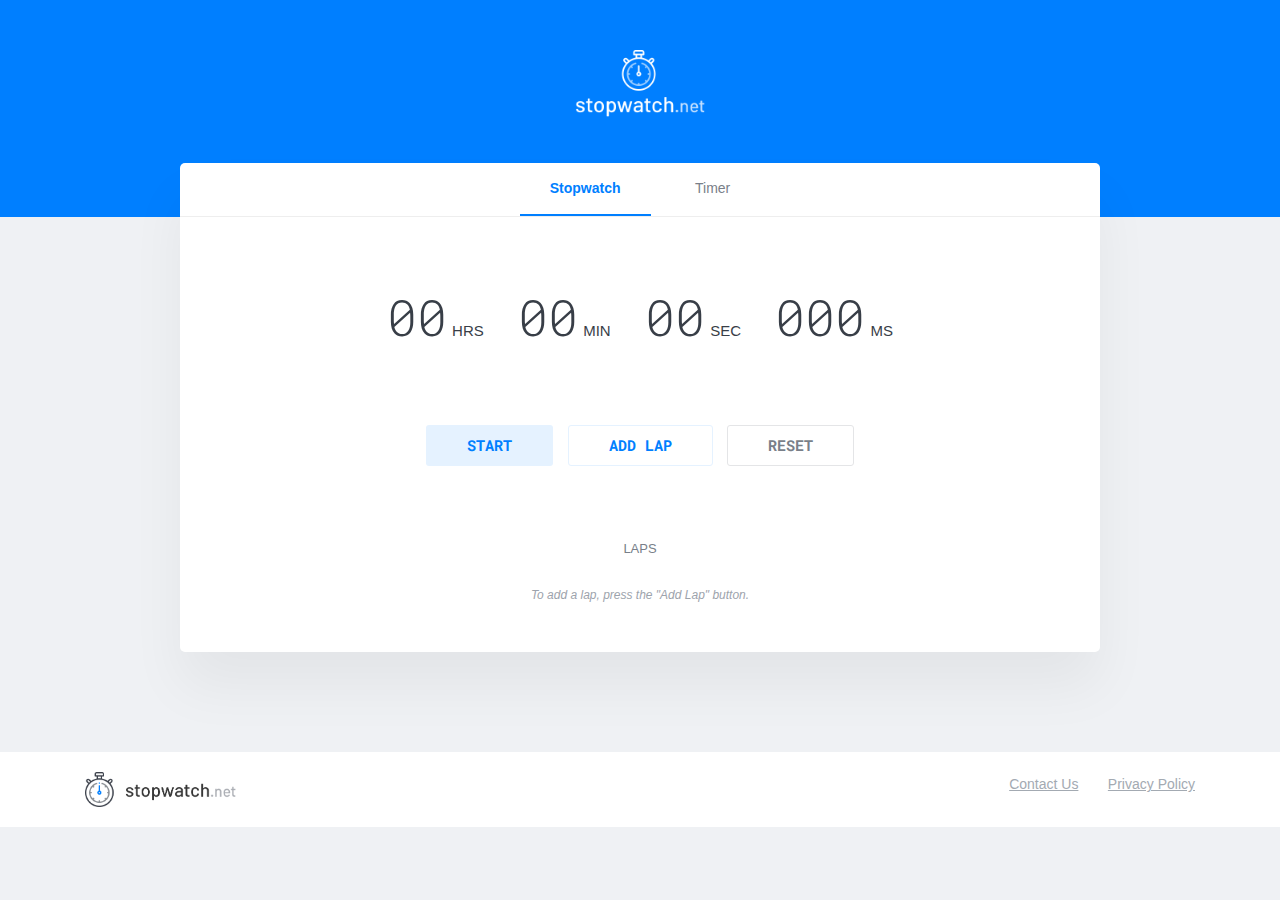
<file: index.html>
<!DOCTYPE html>
<html lang="en">
<head>
	<meta charset="UTF-8">
	<meta name="viewport" content="width=device-width, initial-scale=1.0">
	<title>Stopwatch • Stopwatch</title>
	<meta name="description" content="Free online stopwatch with features such as laps and many more.">
	<link rel="stylesheet" href="https://maxcdn.bootstrapcdn.com/bootstrap/4.0.0/css/bootstrap.min.css" integrity="sha384-Gn5384xqQ1aoWXA+058RXPxPg6fy4IWvTNh0E263XmFcJlSAwiGgFAW/dAiS6JXm" crossorigin="anonymous">
	<link rel="stylesheet" href="./public/main.css">
	<link rel="icon" type="image/png" href="./public/img/favicon.png"/>

</head>
<body>
	
	<header>
		<a href="http://stopwatch.net"><img src="./public/img/logo_head.png" alt="Stopwatch.NET"></a>
	</header>

	<div class="container">
		<div class="row">
			<div class="col-sm-1"></div>
			<div class="col-sm-10">
				<div class="main-cont">
					<div class="tab-menu">
						<div class="item active-item"><a href="index.html">Stopwatch</a></div>
						<div class="item"><a href="timer.html">Timer</a></div>
					</div>

					<div class="stopw-cont">
						<div class="unit"><h2 class="time-digit" id="hours">00</h2><label>HRS</label></div>
						<div class="unit"><h2 class="time-digit" id="minutes">00</h2><label>MIN</label></div>
						<div class="unit"><h2 class="time-digit" id="seconds">00</h2><label>SEC</label></div>
						<div class="unit"><h2 class="time-digit" id="milliseconds">000</h2><label>MS</label></div>
						<div class="btn-wrap">
							<button class="btn" id="btn-toggle">Start</button>
							<button class="btn" id="btn-add-lap">Add Lap</button>
							<button class="btn" id="btn-reset">Reset</button>
						</div>			
					</div>

					<div class="laps">
						<label id="laps-header">LAPS</label>
						<ul id="laps-list">
						</ul>
						<label id="lap-info"><em>To add a lap, press the "Add Lap" button.</em></label>
					</div>

				</div>				
			</div>
		</div>
	</div>

	<footer>
		<div class="container">
			<div class="footer-logo"><img src="./public/img/logo_footer.png" alt=""></div>
			<div class="footer-items">
				<a href="mailto:contact@stopwatch.net" target="_blank">Contact Us</a>
				<a href="privacy.html">Privacy Policy</a>
			</div>
		</div>
	</footer>

  <script type="module" src="./srcCallback/init/index.js"></script>

</body>
</html>
</file>
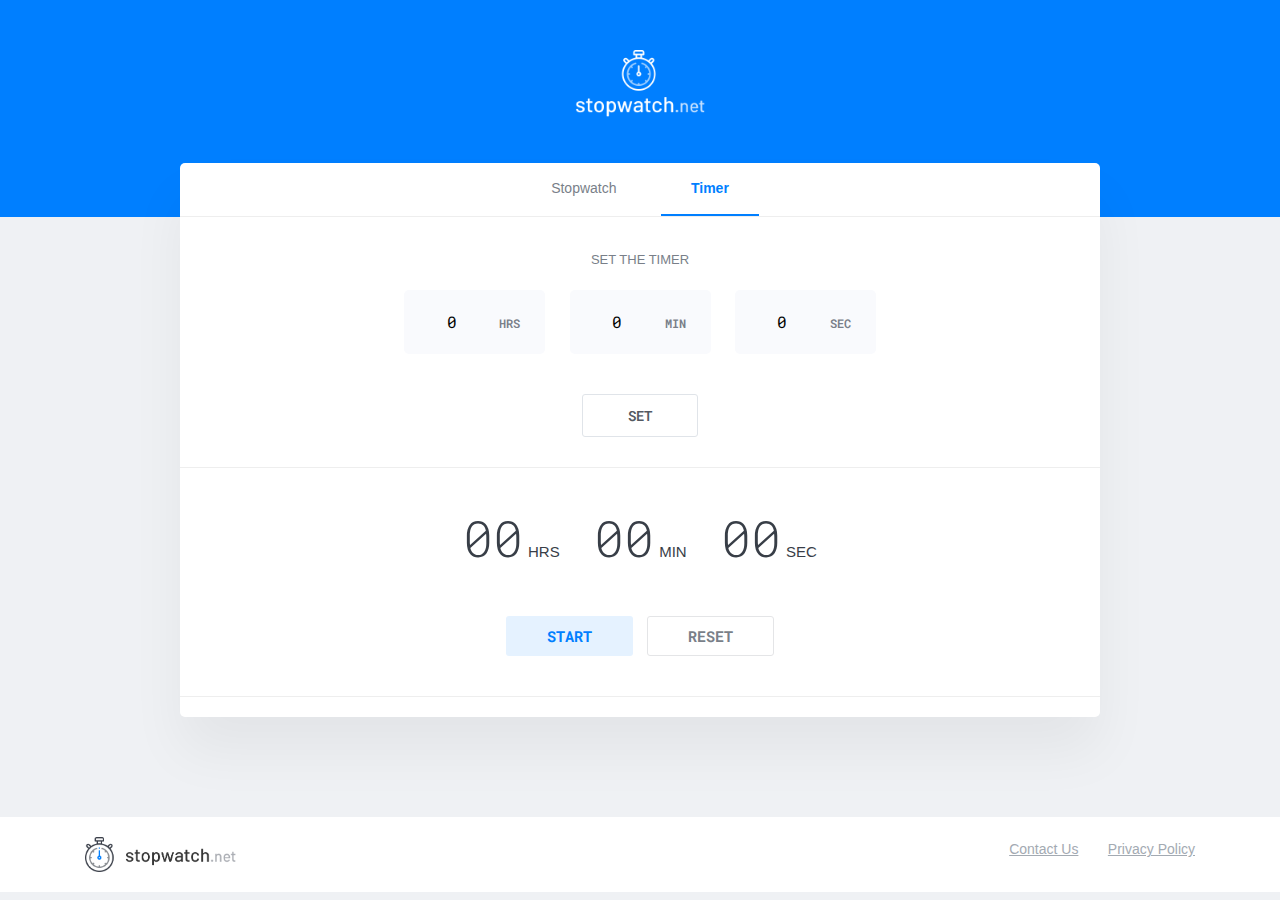
<file: timer.html>
<!DOCTYPE html>
<html lang="en">
<head>
	<meta charset="UTF-8">
	<meta name="viewport" content="width=device-width, initial-scale=1.0">
	<title>Timer • Stopwatch</title>
	<meta name="description" content="Free online timer with features such as alarm, notification and a nice countdown.">
    <link rel="stylesheet" href="https://maxcdn.bootstrapcdn.com/bootstrap/4.0.0/css/bootstrap.min.css" integrity="sha384-Gn5384xqQ1aoWXA+058RXPxPg6fy4IWvTNh0E263XmFcJlSAwiGgFAW/dAiS6JXm" crossorigin="anonymous">
	<link rel="stylesheet" href="./public/main.css">
	<link rel="icon" type="image/png" href="./public/img/favicon.png" />
</head>
<body>
	
	<header>
		<a href="http://stopwatch.net"><img src="./public/img/logo_head.png" alt="Stopwatch.NET"></a>
	</header>

	<div class="container">
		<div class="row">
			<div class="col-sm-1"></div>
			<div class="col-sm-10">
				<div class="main-cont">
					<div class="tab-menu">
						<div class="item"><a href="index.html">Stopwatch</a></div>
						<div class="item active-item"><a href="#">Timer</a></div>
					</div>

					<div class="notification-permission" id="notif-permission">
						<a href="#" id="request-notification">Click here to activate notifications</a>, to get notified when the timer is up!
					</div>

					<div class="timer-input">
						<label>SET THE TIMER</label><br>
						<div class="full-input"><input type="number" id="input_hh" value="0"><label for="">HRS</label></div>
						<div class="full-input"><input type="number" id="input_mm" value="0"><label for="">MIN</label></div>
						<div class="full-input"><input type="number" id="input_ss" value="0"><label for="">SEC</label></div>
						<div class="btn-wrap">
							<button id="set">Set</button>
						</div>
					</div>

					<div class="stopw-cont timer-stopw-cont">
						<div class="unit"><h2 class="time-digit" id="hours">00</h2><label>HRS</label></div>
						<div class="unit"><h2 class="time-digit" id="minutes">00</h2><label>MIN</label></div>
						<div class="unit"><h2 class="time-digit" id="seconds">00</h2><label>SEC</label></div>
						<div class="btn-wrap">
							<button class="btn" id="btn-toggle">Start</button>
							<button class="btn" id="btn-reset">Reset</button>
						</div>			
					</div>
				</div>				
			</div>
		</div>
	</div>

	<footer>
		<div class="container">
			<div class="footer-logo"><img src="./public/img/logo_footer.png" alt=""></div>
			<div class="footer-items">
				<a href="mailto:contact@stopwatch.net" target="_blank">Contact Us</a>
				<a href="privacy.html">Privacy Policy</a>
			</div>
		</div>
	</footer>
	<script type="module" src="./srcCallback/init/timer.js"></script>
</body>
</html>
</file>
<file: public/main.css>
@import url("https://fonts.googleapis.com/css?family=Roboto+Mono:300,400&display=swap");
@import url("https://rsms.me/inter/inter.css");
body {
  background: #EFF1F4;
  font-family: 'Inter', sans-serif; }

header {
  text-align: center;
  padding-top: 50px;
  padding-bottom: 100px;
  background: #007FFF; }
  header img {
    width: 130px; }

.main-cont {
  background: #FFFFFF;
  border-radius: 5px;
  -webkit-box-shadow: 0 35px 55px 0 rgba(0, 0, 0, 0.05);
  box-shadow: 0 35px 55px 0 rgba(0, 0, 0, 0.05);
  margin-top: -54px;
  padding-bottom: 20px; }

.tab-menu {
  text-align: center;
  border-bottom: 1px solid #EEEEEE; }
  .tab-menu .item {
    display: inline-block; }
    .tab-menu .item a {
      margin: 0 5px;
      padding: 15px 30px;
      display: inline-block;
      font-size: 14px;
      font-weight: 400;
      color: #797F89;
      -webkit-transition: color .2s ease-in;
      -o-transition: color .2s ease-in;
      transition: color .2s ease-in; }
    .tab-menu .item a:hover {
      text-decoration: none;
      color: #61666e; }
  .tab-menu .active-item a {
    color: #007FFF;
    font-weight: 600;
    border-bottom: 2px solid #007FFF; }
  .tab-menu .active-item a:hover {
    text-decoration: none;
    color: #0066cc; }

.stopw-cont {
  text-align: center;
  padding-bottom: 70px; }
  .stopw-cont .unit {
    display: inline-block;
    margin: 70px 15px; }
    .stopw-cont .unit h2 {
      display: inline-block;
      font-family: 'Roboto Mono', monospace;
      font-size: 50px;
      font-weight: 300;
      color: #383E47; }
    .stopw-cont .unit label {
      margin-left: 5px;
      font-size: 15px;
      color: #383E47; }

.btn-wrap {
  display: block; }
  .btn-wrap .btn {
    padding: 8px 40px;
    border-radius: 3px;
    font-family: 'Roboto Mono', monospace;
    font-size: 15px;
    font-weight: 700;
    text-transform: uppercase;
    margin: 0px 5px;
    background: #FFFFFF; }
  .btn-wrap .btn:focus {
    outline: none; }
  .btn-wrap #btn-toggle {
    background: #E5F2FF;
    color: #007FFF; }
  .btn-wrap #btn-add-lap {
    border: 1px solid #E5F2FF;
    color: #007FFF; }
  .btn-wrap #btn-reset {
    color: #797F89;
    border: 1px solid #E4E5E7; }

.laps {
  text-align: center;
  margin-bottom: 20px; }
  .laps #laps-header {
    font-size: 13px;
    color: #797F89; }
  .laps #lap-info {
    font-size: 12px;
    color: #9DA3AC; }
  .laps ul {
    padding-left: 0px;
    list-style: none; }
  .laps li {
    font-family: 'Roboto Mono', monospace;
    color: #545B65;
    padding: 10px 0px; }
  .laps li:nth-child(odd) {
    background: #FBFCFE; }

footer {
  padding: 20px 0;
  margin-top: 100px;
  background: #FFFFFF; }
  footer .footer-logo {
    display: inline-block; }
    footer .footer-logo img {
      height: 35px; }
  footer .footer-items {
    display: inline-block;
    float: right; }
    footer .footer-items a {
      color: #A3AAB2;
      font-size: 14px;
      text-decoration: underline;
      margin-left: 25px; }

.timer-input {
  text-align: center;
  margin: 30px 0; }
  .timer-input label {
    font-size: 13px;
    color: #797F89;
    margin-bottom: 10px; }
  .timer-input #set {
    margin-top: 30px;
    padding: 10px 45px;
    border-radius: 3px;
    font-family: 'Roboto Mono', monospace;
    text-transform: uppercase;
    font-size: 14px;
    font-weight: 600;
    color: #535962;
    border: none;
    cursor: pointer;
    background: #FFFFFF;
    border: 1px solid #E0E4E9; }
  .timer-input .full-input {
    display: inline-block;
    border-radius: 5px;
    margin: 10px;
    padding: 10px 15px;
    background: #F9FAFD; }
    .timer-input .full-input label {
      font-family: 'Roboto Mono', monospace;
      font-weight: 600;
      font-size: 12px;
      margin-right: 10px; }
  .timer-input input {
    border: none;
    padding: 10px 15px;
    text-align: center;
    background: #F9FAFD;
    font-family: 'Roboto Mono', monospace;
    font-size: 16px;
    width: 80px; }
  .timer-input input:focus {
    outline: none; }

.notification-permission {
  padding: 10px 0px;
  background: #FFCC91;
  font-size: 14px;
  color: #A76C29;
  text-align: center;
  display: none; }
  .notification-permission a {
    color: #A76C29;
    font-weight: 600; }

.timer-stopw-cont {
  border-top: 1px solid #EEEEEE;
  border-bottom: 1px solid #EEEEEE;
  padding-bottom: 40px; }
  .timer-stopw-cont .unit {
    margin: 40px 15px; }

@media screen and (max-width: 540px) {
  .stopw-cont {
    margin: 30px 10px; }
    .stopw-cont .unit {
      margin: 10px !important; }
      .stopw-cont .unit h2 {
        font-size: 30px; }
  .btn-wrap {
    margin-top: 30px; }
    .btn-wrap .btn {
      margin-top: 20px; }
  .timer-stopw-cont .unit {
    margin-top: 40px !important; } }
</file>
